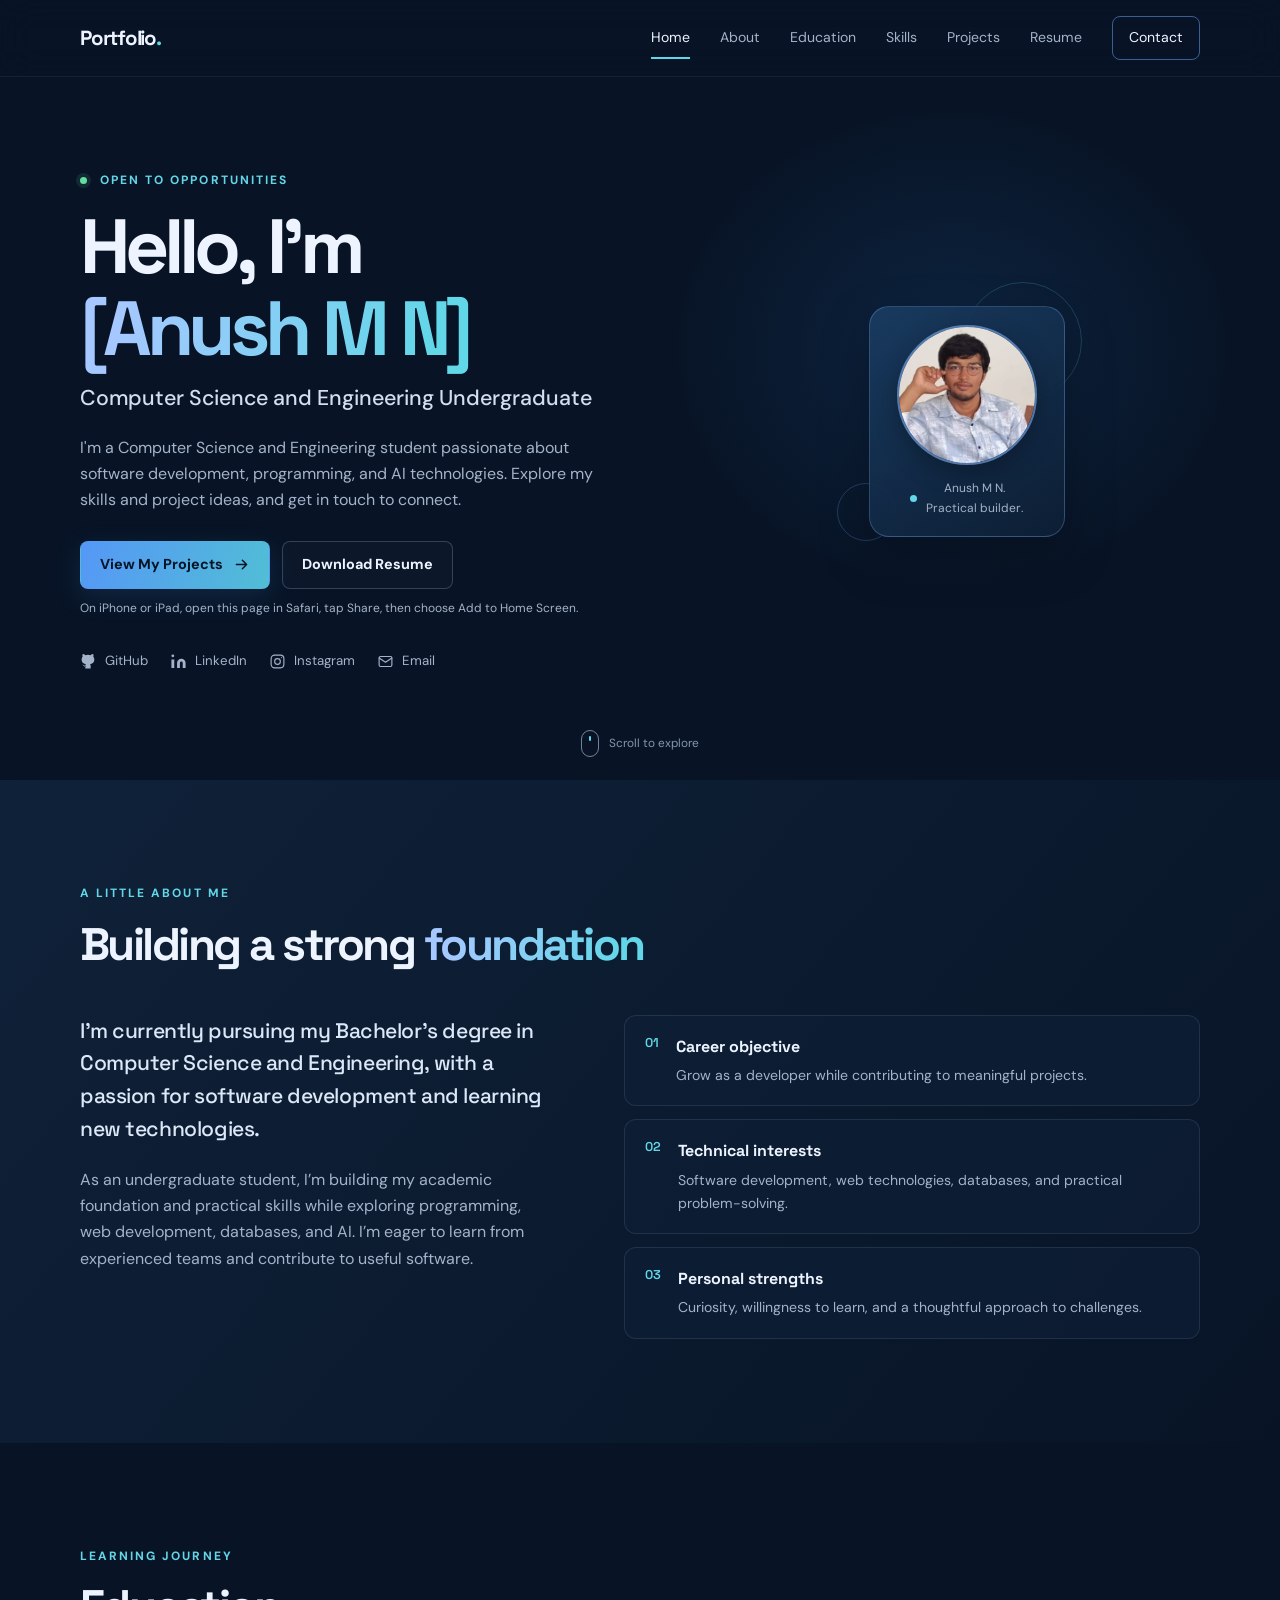
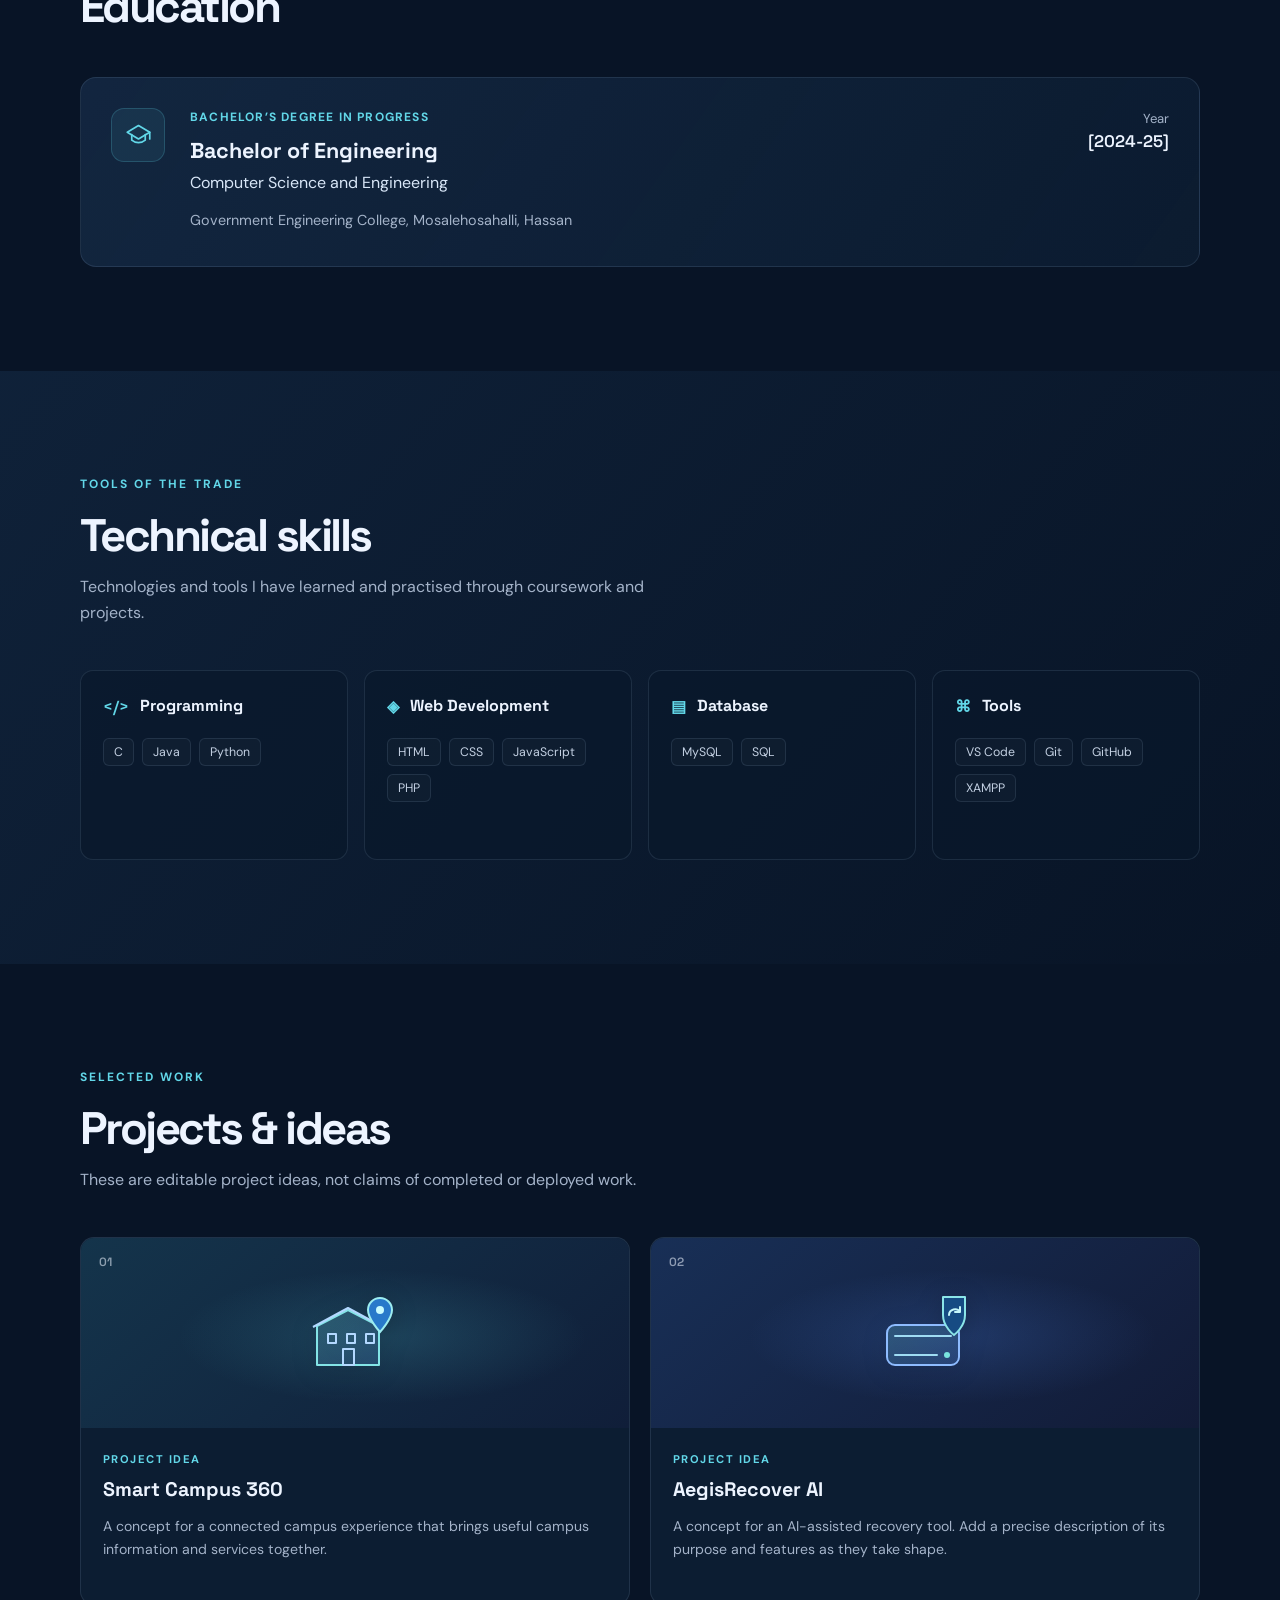
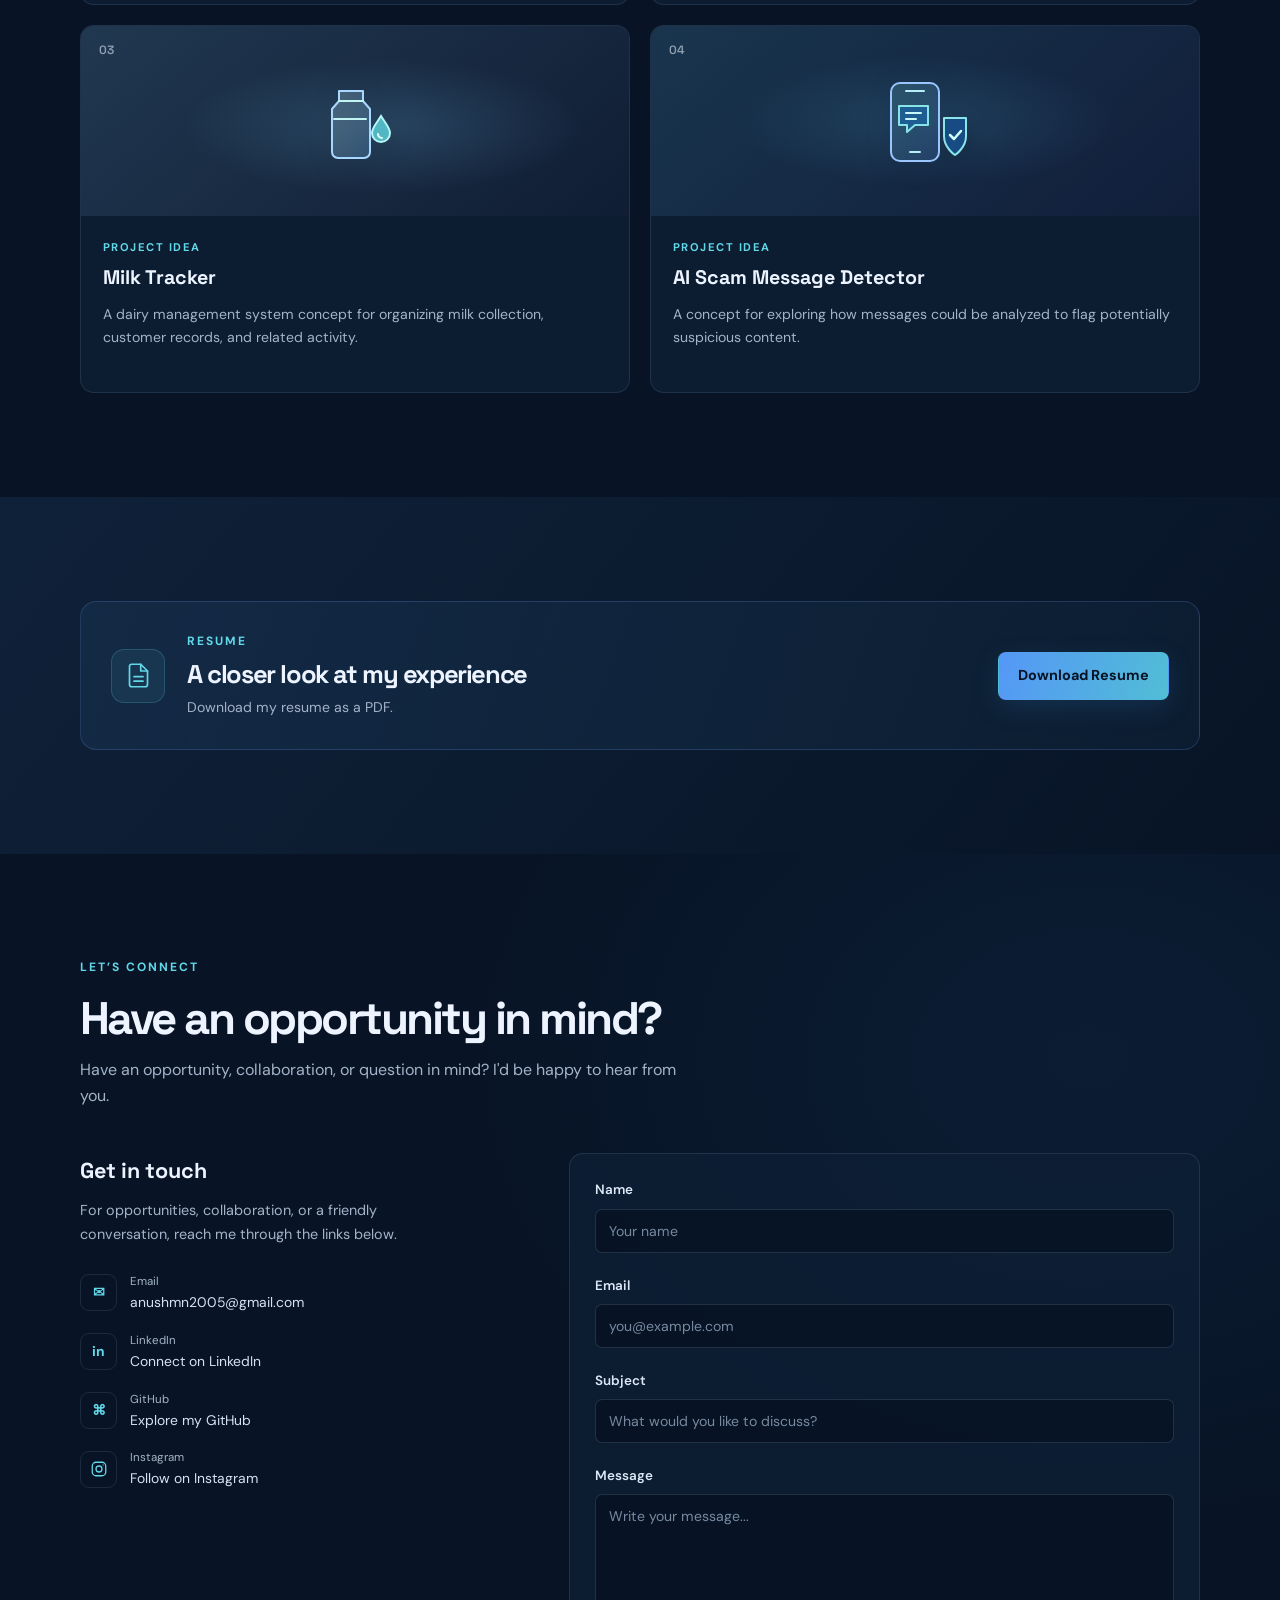
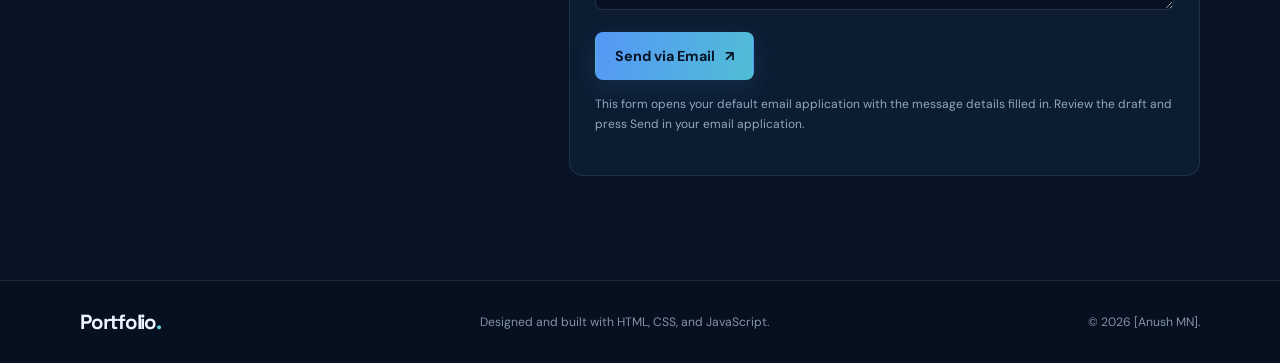
<file: index.html>
<!doctype html>
<html lang="en">
  <head>
    <meta charset="utf-8">
    <meta name="viewport" content="width=device-width, initial-scale=1">
    <meta name="theme-color" content="#081426">
    <meta
      name="description"
      content="Portfolio of a Computer Science and Engineering undergraduate. Explore education, skills, projects, and contact details."
    >
    <link rel="manifest" href="/manifest.json">
    <link rel="icon" type="image/png" sizes="192x192" href="/assets/icons/icon-192.png">
    <link rel="icon" type="image/png" sizes="512x512" href="/assets/icons/icon-512.png">
    <link rel="apple-touch-icon" href="/assets/icons/icon-192.png">
    <title>Personal Portfolio | Computer Science and Engineering Undergraduate</title>
    <link rel="preconnect" href="https://fonts.googleapis.com">
    <link rel="preconnect" href="https://fonts.gstatic.com" crossorigin>
    <link
      href="https://fonts.googleapis.com/css2?family=DM+Sans:wght@400;500;600;700&family=Space+Grotesk:wght@400;500;600;700&display=swap"
      rel="stylesheet"
    >
    <link rel="stylesheet" href="css/style.css">
    <script src="js/script.js" defer></script>
  </head>
  <body>
    <a class="skip-link" href="#main-content">Skip to content</a>

    <header class="site-header">
      <div class="container header-inner">
        <a class="brand" href="#home" aria-label="Portfolio home">Portfolio<span>.</span></a>
        <button
          class="menu-toggle"
          type="button"
          aria-expanded="false"
          aria-controls="primary-navigation"
          aria-label="Open navigation menu"
        >
          <span></span><span></span><span></span>
        </button>
        <nav class="primary-navigation" id="primary-navigation" aria-label="Main navigation">
          <a class="nav-link is-active" href="#home">Home</a>
          <a class="nav-link" href="#about">About</a>
          <a class="nav-link" href="#education">Education</a>
          <a class="nav-link" href="#skills">Skills</a>
          <a class="nav-link" href="#projects">Projects</a>
          <a class="nav-link" href="#resume">Resume</a>
          <a class="nav-link nav-contact" href="#contact">Contact</a>
        </nav>
      </div>
    </header>

    <main id="main-content">
      <section class="hero section" id="home" aria-labelledby="hero-title">
        <div class="hero-glow" aria-hidden="true"></div>
        <div class="container hero-grid">
          <div class="hero-copy reveal">
            <p class="eyebrow"><span class="status-dot"></span> Open to opportunities</p>
            <h1 id="hero-title">Hello, I’m <span class="gradient-text"><br>[Anush M N]</span></h1>
            <p class="hero-role">Computer Science and Engineering Undergraduate</p>
            <p class="hero-intro">
              I'm a Computer Science and Engineering student passionate about software development, programming, and AI technologies.
              Explore my skills and project ideas, and get in touch to connect.
            </p>
            <div class="hero-actions">
              <a class="button button-primary" href="#projects">
                View My Projects
                <svg viewBox="0 0 20 20" aria-hidden="true"><path d="M4 10h12m-5-5 5 5-5 5"/></svg>
              </a>
              <a class="button button-secondary" href="assets/Anush_MN_Resume.pdf" download="Anush_MN_Resume.pdf">Download Resume</a>
              <button class="button button-secondary" id="install-app-button" type="button" hidden>Install App</button>
            </div>
            <p class="install-guidance">On iPhone or iPad, open this page in Safari, tap Share, then choose Add to Home Screen.</p>
            <p class="install-status" id="install-app-status" role="status" hidden></p>
            <div class="social-links" aria-label="Social links">
              <a href="https://github.com/Anushm-n" target="_blank" rel="noreferrer" aria-label="GitHub profile">
                <svg viewBox="0 0 24 24" aria-hidden="true"><path d="M9 19c-4.3 1.4-4.3-2.5-6-3m12 6v-3.9a3.4 3.4 0 0 0-.9-2.6c3-.3 6.1-1.5 6.1-6.7a5.2 5.2 0 0 0-1.4-3.6 4.8 4.8 0 0 0-.1-3.6s-1.2-.4-3.9 1.4a13.5 13.5 0 0 0-7.1 0C5 1.2 3.8 1.6 3.8 1.6a4.8 4.8 0 0 0-.1 3.6 5.2 5.2 0 0 0-1.4 3.6c0 5.2 3.1 6.4 6.1 6.7a3.4 3.4 0 0 0-.9 2.6V22"/></svg>
                <span>GitHub</span>
              </a>
              <a href="https://www.linkedin.com/in/anush-anush-mn-0757133a0/" target="_blank" rel="noreferrer" aria-label="LinkedIn profile">
                <svg viewBox="0 0 24 24" aria-hidden="true"><path d="M16 8a6 6 0 0 1 6 6v7h-4v-7a2 2 0 0 0-4 0v7h-4v-7a6 6 0 0 1 6-6ZM2 9h4v12H2zM4 2a2 2 0 1 0 0 4 2 2 0 0 0 0-4Z"/></svg>
                <span>LinkedIn</span>
              </a>
              <a href="https://www.instagram.com/anushmn2005/" target="_blank" rel="noreferrer" aria-label="Instagram profile">
                <svg viewBox="0 0 24 24" aria-hidden="true"><rect x="3" y="3" width="18" height="18" rx="5"/><circle cx="12" cy="12" r="4"/><circle cx="17.5" cy="6.5" r=".75" fill="currentColor" stroke="none"/></svg>
                <span>Instagram</span>
              </a>
              <a href="mailto:anushmn2005@gmail.com" aria-label="Email Anush M N">
                <svg viewBox="0 0 24 24" aria-hidden="true"><rect x="3" y="5" width="18" height="14" rx="2"/><path d="m3 7 9 6 9-6"/></svg>
                <span>Email</span>
              </a>
            </div>
          </div>
          <div class="hero-visual reveal" aria-label="Profile photo">
            <div class="portrait-frame">
              <div class="portrait-image-frame">
                <img class="profile-photo" src="assets/profile.jpg" alt="Profile portrait cropped to face and shoulders">
              </div>
              <div class="portrait-caption"><span class="caption-mark"></span> Anush M N.<br> Practical builder.</div>
            </div>
            <div class="orbit orbit-one" aria-hidden="true"></div>
            <div class="orbit orbit-two" aria-hidden="true"></div>  
          </div>
        </div>
        <a class="scroll-cue" href="#about"><span></span> Scroll to explore</a>
      </section>

      <section class="section section-muted" id="about" aria-labelledby="about-title">
        <div class="container">
          <div class="section-heading reveal">
            <p class="eyebrow">A little about me</p>
            <h2 id="about-title">Building a strong <span class="gradient-text">foundation</span></h2>
          </div>
          <div class="about-grid">
            <div class="about-copy reveal">
              <p class="lead">
                I’m currently pursuing my Bachelor’s degree in Computer Science and
                Engineering, with a passion for software development and learning new technologies.
              </p>
              <p>
                As an undergraduate student, I’m building my academic foundation and practical
                skills while exploring programming, web development, databases, and AI.
                I’m eager to learn from experienced teams and contribute to useful software.
              </p>
            </div>
            <div class="strength-list reveal">
              <article class="strength-card">
                <span class="strength-icon" aria-hidden="true">01</span>
                <div><h3>Career objective</h3><p>Grow as a developer while contributing to meaningful projects.</p></div>
              </article>
              <article class="strength-card">
                <span class="strength-icon" aria-hidden="true">02</span>
                <div><h3>Technical interests</h3><p>Software development, web technologies, databases, and practical problem-solving.</p></div>
              </article>
              <article class="strength-card">
                <span class="strength-icon" aria-hidden="true">03</span>
                <div><h3>Personal strengths</h3><p>Curiosity, willingness to learn, and a thoughtful approach to challenges.</p></div>
              </article>
            </div>
          </div>
        </div>
      </section>

      <section class="section" id="education" aria-labelledby="education-title">
        <div class="container">
          <div class="section-heading reveal">
            <p class="eyebrow">Learning journey</p>
            <h2 id="education-title">Education</h2>
          </div>
          <article class="education-card reveal">
            <div class="education-icon" aria-hidden="true">
              <svg viewBox="0 0 24 24"><path d="m2 10 10-6 10 6-10 6-10-6Z"/><path d="M6 12v5c3.5 3 8.5 3 12 0v-5M22 10v6"/></svg>
            </div>
            <div class="education-details">
              <p class="card-kicker">Bachelor’s Degree in Progress</p>
              <h3>Bachelor of Engineering</h3>
              <p class="education-major">Computer Science and Engineering</p>
              <p class="muted-text">Government Engineering College, Mosalehosahalli, Hassan</p>
              
            </div>
            <div class="education-year"><span>Year</span><strong>[2024-25]</strong></div>
          </article>
        </div>
      </section>

      <section class="section section-muted" id="skills" aria-labelledby="skills-title">
        <div class="container">
          <div class="section-heading reveal">
            <p class="eyebrow">Tools of the trade</p>
            <h2 id="skills-title">Technical skills</h2>
            <p class="section-description">Technologies and tools I have learned and practised through coursework and projects.</p>
          </div>
          <div class="skill-groups">
            <article class="skill-card reveal">
              <div class="skill-heading"><span class="skill-symbol">&lt;/&gt;</span><h3>Programming</h3></div>
              <ul class="skill-list">
                <li><button class="skill-button" type="button" data-skill="c" aria-controls="skill-details" aria-expanded="false">C</button></li>
                <li><button class="skill-button" type="button" data-skill="java" aria-controls="skill-details" aria-expanded="false">Java</button></li>
                <li><button class="skill-button" type="button" data-skill="python" aria-controls="skill-details" aria-expanded="false">Python</button></li>
              </ul>
            </article>
            <article class="skill-card reveal">
              <div class="skill-heading"><span class="skill-symbol">◈</span><h3>Web Development</h3></div>
              <ul class="skill-list">
                <li><button class="skill-button" type="button" data-skill="html" aria-controls="skill-details" aria-expanded="false">HTML</button></li>
                <li><button class="skill-button" type="button" data-skill="css" aria-controls="skill-details" aria-expanded="false">CSS</button></li>
                <li><button class="skill-button" type="button" data-skill="javascript" aria-controls="skill-details" aria-expanded="false">JavaScript</button></li>
                <li><button class="skill-button" type="button" data-skill="php" aria-controls="skill-details" aria-expanded="false">PHP</button></li>
              </ul>
            </article>
            <article class="skill-card reveal">
              <div class="skill-heading"><span class="skill-symbol">▤</span><h3>Database</h3></div>
              <ul class="skill-list">
                <li><button class="skill-button" type="button" data-skill="mysql" aria-controls="skill-details" aria-expanded="false">MySQL</button></li>
                <li><button class="skill-button" type="button" data-skill="sql" aria-controls="skill-details" aria-expanded="false">SQL</button></li>
              </ul>
            </article>
            <article class="skill-card reveal">
              <div class="skill-heading"><span class="skill-symbol">⌘</span><h3>Tools</h3></div>
              <ul class="skill-list">
                <li><button class="skill-button" type="button" data-skill="vscode" aria-controls="skill-details" aria-expanded="false">VS Code</button></li>
                <li><button class="skill-button" type="button" data-skill="git" aria-controls="skill-details" aria-expanded="false">Git</button></li>
                <li><button class="skill-button" type="button" data-skill="github" aria-controls="skill-details" aria-expanded="false">GitHub</button></li>
                <li><button class="skill-button" type="button" data-skill="xampp" aria-controls="skill-details" aria-expanded="false">XAMPP</button></li>
              </ul>
            </article>
          </div>
          <aside class="skill-details" id="skill-details" aria-labelledby="skill-detail-title" aria-live="polite" tabindex="-1" hidden>
            <div class="skill-details-heading">
              <div>
                <p class="eyebrow">Topics learned and practised</p>
                <h3 id="skill-detail-title"></h3>
                <p class="skill-detail-intro" id="skill-detail-intro"></p>
              </div>
              <button class="skill-details-close" type="button" aria-label="Close skill details">Close <span aria-hidden="true">&times;</span></button>
            </div>
            <ul class="skill-topics" id="skill-topics"></ul>
          </aside>
        </div>
      </section>

      <section class="section" id="projects" aria-labelledby="projects-title">
        <div class="container">
          <div class="section-heading reveal">
            <p class="eyebrow">Selected work</p>
            <h2 id="projects-title">Projects &amp; ideas</h2>
            <p class="section-description">These are editable project ideas, not claims of completed or deployed work.</p>
          </div>
          <div class="project-grid">
            <article class="project-card reveal">
              <a class="project-card-link" href="project-details.html?project=smart-campus-360" target="_blank" rel="noopener" aria-label="View Smart Campus 360 project details in a new tab">
                <div class="project-art project-art-campus">
                  <span aria-hidden="true">01</span>
                  <svg class="project-illustration" viewBox="0 0 100 100" aria-hidden="true" focusable="false">
                    <defs><linearGradient id="campus-building" x1="0" y1="0" x2="1" y2="1"><stop stop-color="#75e1e5"/><stop offset="1" stop-color="#5797ed"/></linearGradient></defs>
                    <path d="M12 43 43 27l31 16v39H12z" fill="url(#campus-building)" fill-opacity=".2" stroke="#83e4e6" stroke-width="2" stroke-linejoin="round"/>
                    <path d="M8 44 43 25l35 19M23 51h8v9h-8zm19 0h8v9h-8zm19 0h8v9h-8zM38 66h11v16H38z" fill="none" stroke="#b3d8ff" stroke-width="2" stroke-linejoin="round"/>
                    <path d="M75 15a12 12 0 0 0-12 12c0 9 12 22 12 22s12-13 12-22a12 12 0 0 0-12-12Z" fill="#2879ca" stroke="#9cecf0" stroke-width="2"/>
                    <circle cx="75" cy="27" r="4" fill="#c8fbff"/>
                  </svg>
                </div>
                <div class="project-content">
                  <p class="project-status">Project idea</p>
                  <h3>Smart Campus 360</h3>
                  <p>A concept for a connected campus experience that brings useful campus information and services together.</p>
                </div>
              </a>
            </article>
            <article class="project-card reveal">
              <a class="project-card-link" href="project-details.html?project=aegisrecover-ai" target="_blank" rel="noopener" aria-label="View AegisRecover AI project details in a new tab">
                <div class="project-art project-art-aegis">
                  <span aria-hidden="true">02</span>
                  <svg class="project-illustration" viewBox="0 0 100 100" aria-hidden="true" focusable="false">
                    <defs><linearGradient id="drive-fill" x1="0" y1="0" x2="1" y2="1"><stop stop-color="#72dce5"/><stop offset="1" stop-color="#568ef0"/></linearGradient></defs>
                    <rect x="12" y="42" width="72" height="40" rx="8" fill="url(#drive-fill)" fill-opacity=".22" stroke="#8ebcff" stroke-width="2"/>
                    <path d="M20 53h56M20 72h42" stroke="#9fdcf3" stroke-width="2" stroke-linecap="round"/>
                    <circle cx="72" cy="72" r="3" fill="#79e4df"/>
                    <path d="M68 14h22v18c0 12-11 20-11 20S68 44 68 32z" fill="#164b83" stroke="#8be5e8" stroke-width="2" stroke-linejoin="round"/>
                    <path d="M74 32a6 6 0 0 1 11-3m0-5v5h-5" fill="none" stroke="#c5f6fa" stroke-width="2" stroke-linecap="round" stroke-linejoin="round"/>
                  </svg>
                </div>
                <div class="project-content">
                  <p class="project-status">Project idea</p>
                  <h3>AegisRecover AI</h3>
                  <p>A concept for an AI-assisted recovery tool. Add a precise description of its purpose and features as they take shape.</p>
                </div>
              </a>
            </article>
            <article class="project-card reveal">
              <a class="project-card-link" href="project-details.html?project=milk-tracker" target="_blank" rel="noopener" aria-label="View Milk Tracker project details in a new tab">
                <div class="project-art project-art-milk">
                  <span aria-hidden="true">03</span>
                  <svg class="project-illustration" viewBox="0 0 100 100" aria-hidden="true" focusable="false">
                    <defs><linearGradient id="milk-bottle" x1="0" y1="0" x2="1" y2="1"><stop stop-color="#d5faff"/><stop offset="1" stop-color="#70b8f5"/></linearGradient></defs>
                    <path d="M34 20h24v10l7 8v43a6 6 0 0 1-6 6H33a6 6 0 0 1-6-6V38l7-8z" fill="url(#milk-bottle)" fill-opacity=".22" stroke="#a9d8ff" stroke-width="2" stroke-linejoin="round"/>
                    <path d="M34 30h24M29 48h32" stroke="#c2f4f4" stroke-width="2" stroke-linecap="round"/>
                    <path d="M76 45c-5 8-9 12-9 17a9 9 0 0 0 18 0c0-5-4-9-9-17Z" fill="#5ed5df" fill-opacity=".8" stroke="#b5f7f5" stroke-width="2"/>
                    <path d="M73 63a4 4 0 0 0 4 4" fill="none" stroke="#e0ffff" stroke-width="2" stroke-linecap="round"/>
                  </svg>
                </div>
                <div class="project-content">
                  <p class="project-status">Project idea</p>
                  <h3>Milk Tracker</h3>
                  <p>A dairy management system concept for organizing milk collection, customer records, and related activity.</p>
                </div>
              </a>
            </article>
            <article class="project-card reveal">
              <a class="project-card-link" href="project-details.html?project=ai-scam-message-detector" target="_blank" rel="noopener" aria-label="View AI Scam Message Detector project details in a new tab">
                <div class="project-art project-art-scam">
                  <span aria-hidden="true">04</span>
                  <svg class="project-illustration" viewBox="0 0 100 100" aria-hidden="true" focusable="false">
                    <defs><linearGradient id="phone-fill" x1="0" y1="0" x2="1" y2="1"><stop stop-color="#79e0e5"/><stop offset="1" stop-color="#588fed"/></linearGradient></defs>
                    <rect x="16" y="12" width="48" height="78" rx="9" fill="url(#phone-fill)" fill-opacity=".18" stroke="#9bc5ff" stroke-width="2"/>
                    <path d="M31 20h18M35 81h10" stroke="#b8edfa" stroke-width="2" stroke-linecap="round"/>
                    <path d="M24 35h29v19H40l-8 7v-7h-8z" fill="#1e5d91" stroke="#88e3e7" stroke-width="2" stroke-linejoin="round"/>
                    <path d="M31 42h15M31 48h10" stroke="#c7f7f6" stroke-width="2" stroke-linecap="round"/>
                    <path d="M69 47h22v18c0 12-11 19-11 19S69 77 69 65z" fill="#164b83" stroke="#8be5e8" stroke-width="2" stroke-linejoin="round"/>
                    <path d="m75 64 4 4 7-8" fill="none" stroke="#d1ffff" stroke-width="2.5" stroke-linecap="round" stroke-linejoin="round"/>
                  </svg>
                </div>
                <div class="project-content">
                  <p class="project-status">Project idea</p>
                  <h3>AI Scam Message Detector</h3>
                  <p>A concept for exploring how messages could be analyzed to flag potentially suspicious content.</p>
                </div>
              </a>
            </article>
          </div>
        </div>
      </section>

      <section class="section section-muted" id="resume" aria-labelledby="resume-title">
        <div class="container">
          <div class="resume-card reveal">
            <div class="resume-icon" aria-hidden="true">
              <svg viewBox="0 0 24 24"><path d="M14 2H6a2 2 0 0 0-2 2v16a2 2 0 0 0 2 2h12a2 2 0 0 0 2-2V8z"/><path d="M14 2v6h6M8 13h8M8 17h8"/></svg>
            </div>
            <div class="resume-copy">
              <p class="eyebrow">Resume</p>
              <h2 id="resume-title">A closer look at my experience</h2>
              <p id="resume-status" class="muted-text" role="status">Download my resume as a PDF.</p>
            </div>
            <a class="button button-primary resume-download" href="assets/Anush_MN_Resume.pdf" download="Anush_MN_Resume.pdf">Download Resume</a>
          </div>
        </div>
      </section>

      <section class="section contact-section" id="contact" aria-labelledby="contact-title">
        <div class="container">
          <div class="section-heading reveal">
            <p class="eyebrow">Let’s connect</p>
            <h2 id="contact-title">Have an opportunity in mind?</h2>
            <p class="section-description">Have an opportunity, collaboration, or question in mind? I'd be happy to hear from you.</p>
          </div>
          <div class="contact-grid">
            <div class="contact-aside reveal">
              <h3>Get in touch</h3>
              <p>For opportunities, collaboration, or a friendly conversation, reach me through the links below.</p>
              <a class="contact-detail" href="mailto:anushmn2005@gmail.com">
                <span class="contact-detail-icon" aria-hidden="true">✉</span>
                <span><small>Email</small>anushmn2005@gmail.com</span>
              </a>
              <a class="contact-detail" href="https://www.linkedin.com/in/anush-anush-mn-0757133a0/" target="_blank" rel="noreferrer">
                <span class="contact-detail-icon" aria-hidden="true">in</span>
                <span><small>LinkedIn</small>Connect on LinkedIn</span>
              </a>
              <a class="contact-detail" href="https://github.com/Anushm-n" target="_blank" rel="noreferrer">
                <span class="contact-detail-icon" aria-hidden="true">⌘</span>
                <span><small>GitHub</small>Explore my GitHub</span>
              </a>
              <a class="contact-detail" href="https://www.instagram.com/anushmn2005/" target="_blank" rel="noreferrer">
                <span class="contact-detail-icon" aria-hidden="true">
                  <svg viewBox="0 0 24 24"><rect x="3" y="3" width="18" height="18" rx="5"/><circle cx="12" cy="12" r="4"/><circle cx="17.5" cy="6.5" r=".75" fill="currentColor" stroke="none"/></svg>
                </span>
                <span><small>Instagram</small>Follow on Instagram</span>
              </a>
            </div>
            <form class="contact-form reveal" id="contact-form" novalidate>
              <div class="form-row">
                <label for="contact-name">Name</label>
                <input id="contact-name" name="name" type="text" autocomplete="name" placeholder="Your name" required minlength="2">
                <small class="field-error" id="name-error"></small>
              </div>
              <div class="form-row">
                <label for="contact-email">Email</label>
                <input id="contact-email" name="email" type="email" autocomplete="email" placeholder="you@example.com" required>
                <small class="field-error" id="email-error"></small>
              </div>
              <div class="form-row">
                <label for="contact-subject">Subject</label>
                <input id="contact-subject" name="subject" type="text" placeholder="What would you like to discuss?" required minlength="3">
                <small class="field-error" id="subject-error"></small>
              </div>
              <div class="form-row">
                <label for="contact-message">Message</label>
                <textarea id="contact-message" name="message" rows="5" placeholder="Write your message..." required minlength="10"></textarea>
                <small class="field-error" id="message-error"></small>
              </div>
              <button class="button button-primary form-submit" type="submit">Send via Email <span aria-hidden="true">↗</span></button>
              <p class="form-note">This form opens your default email application with the message details filled in. Review the draft and press Send in your email application.</p>
              <p class="form-feedback" id="form-feedback" role="status" aria-live="polite"></p>
            </form>
          </div>
        </div>
      </section>
    </main>

    <footer class="site-footer">
      <div class="container footer-inner">
        <a class="brand" href="#home">Portfolio<span>.</span></a>
        <p>Designed and built with HTML, CSS, and JavaScript.</p>
        <p>&copy; <span id="current-year"></span> [Anush MN].</p>
      </div>
    </footer>

    <button class="back-to-top" type="button" aria-label="Back to top" title="Back to top">
      <svg viewBox="0 0 24 24" aria-hidden="true"><path d="m6 14 6-6 6 6"/></svg>
    </button>
  </body>
</html>
</file>
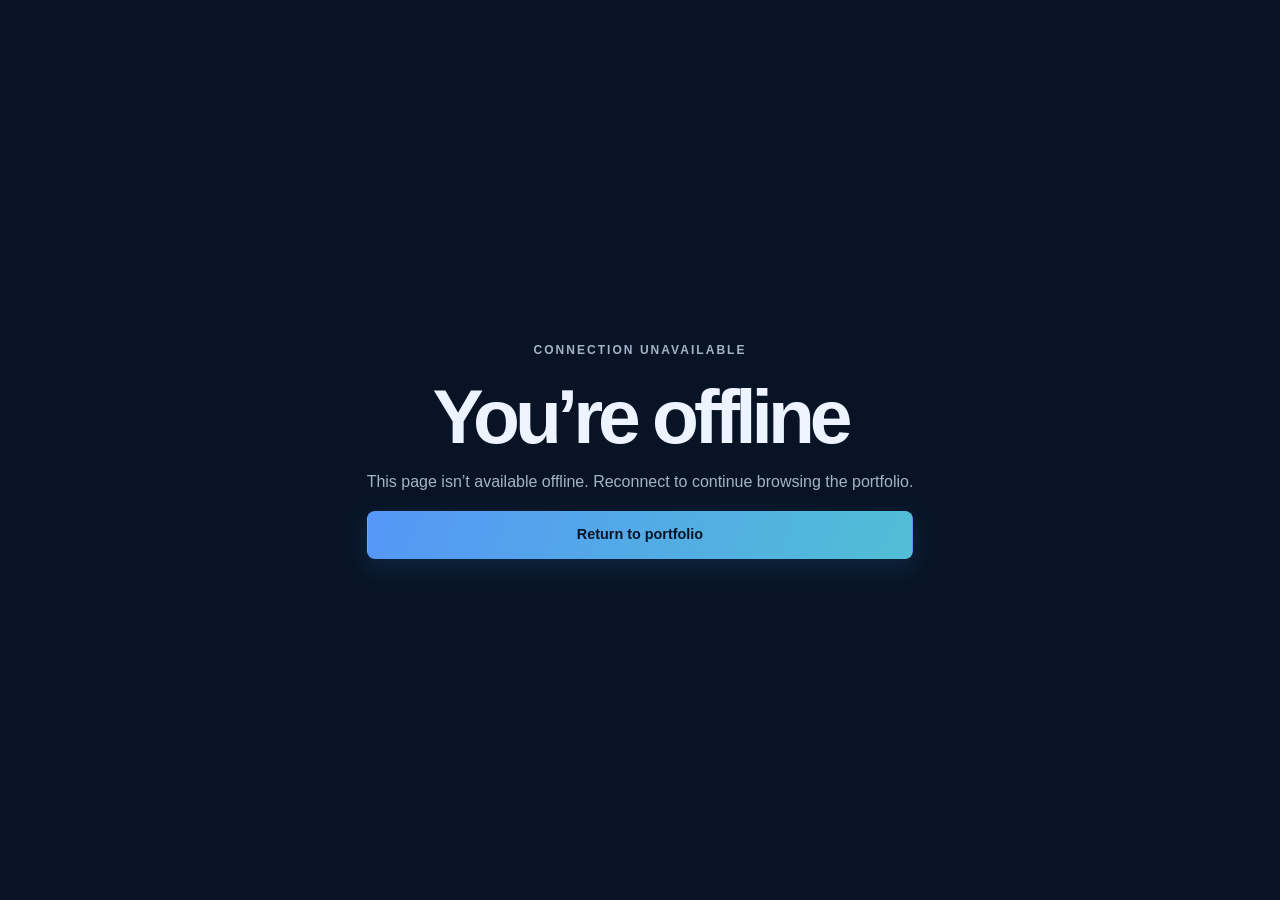
<file: offline.html>
<!doctype html>
<html lang="en">
  <head>
    <meta charset="utf-8">
    <meta name="viewport" content="width=device-width, initial-scale=1">
    <meta name="theme-color" content="#081426">
    <title>Offline | Anush Portfolio</title>
    <link rel="icon" type="image/png" sizes="192x192" href="/assets/icons/icon-192.png">
    <link rel="stylesheet" href="/css/style.css">
    <style>
      .offline-message { min-height: 100vh; display: grid; place-content: center; padding: 24px; text-align: center; }
      .offline-message p { color: var(--muted); }
    </style>
  </head>
  <body>
    <main class="offline-message">
      <p class="eyebrow">Connection unavailable</p>
      <h1>You’re offline</h1>
      <p>This page isn’t available offline. Reconnect to continue browsing the portfolio.</p>
      <a class="button button-primary" href="/">Return to portfolio</a>
    </main>
  </body>
</html>
</file>
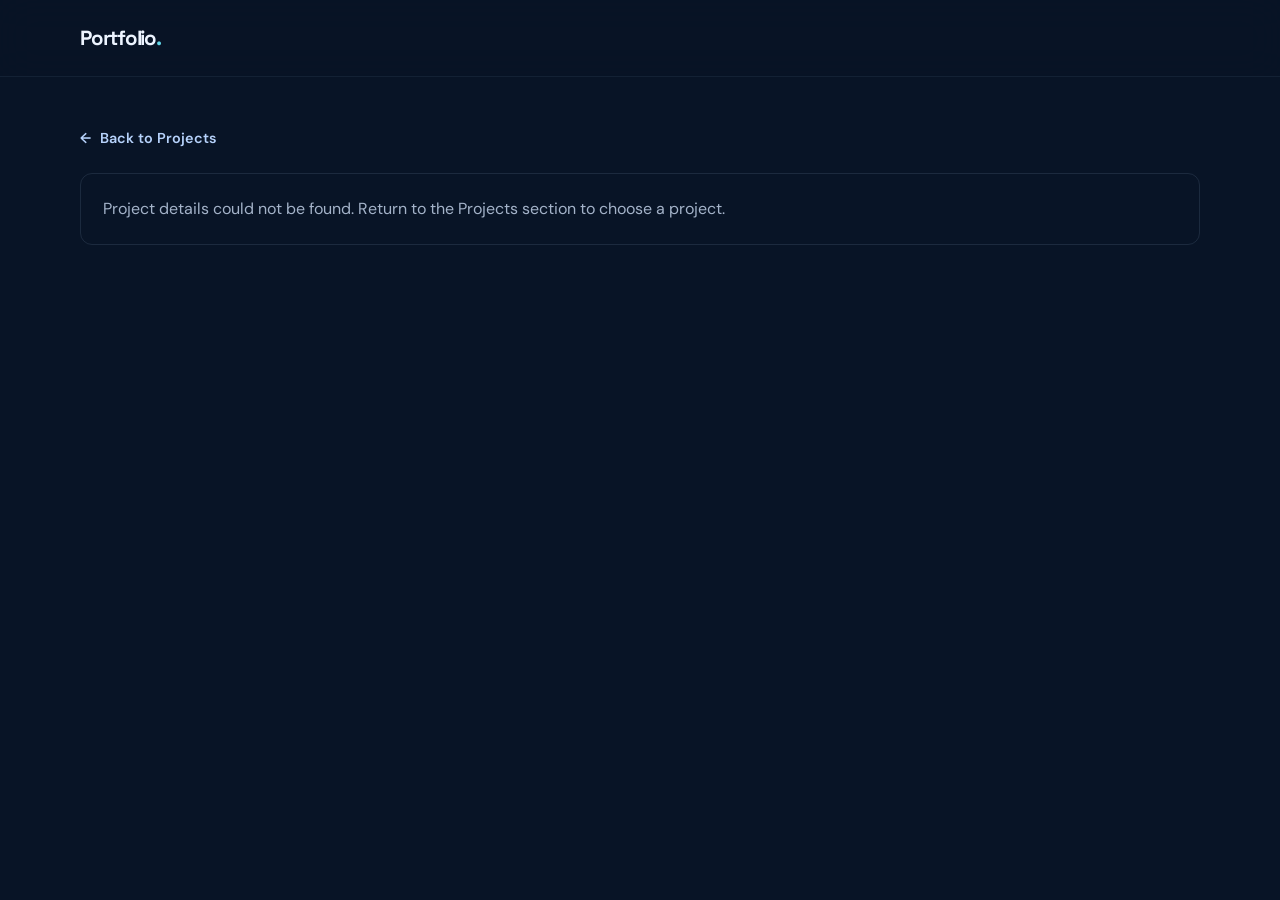
<file: project-details.html>
<!doctype html>
<html lang="en">
  <head>
    <meta charset="utf-8">
    <meta name="viewport" content="width=device-width, initial-scale=1">
    <meta name="theme-color" content="#081426">
    <link rel="manifest" href="/manifest.json">
    <link rel="icon" type="image/png" sizes="192x192" href="/assets/icons/icon-192.png">
    <link rel="icon" type="image/png" sizes="512x512" href="/assets/icons/icon-512.png">
    <link rel="apple-touch-icon" href="/assets/icons/icon-192.png">
    <meta name="description" content="Project idea details and planned areas for a portfolio project.">
    <title>Project Details | Personal Portfolio</title>
    <link rel="preconnect" href="https://fonts.googleapis.com">
    <link rel="preconnect" href="https://fonts.gstatic.com" crossorigin>
    <link
      href="https://fonts.googleapis.com/css2?family=DM+Sans:wght@400;500;600;700&family=Space+Grotesk:wght@400;500;600;700&display=swap"
      rel="stylesheet"
    >
    <link rel="stylesheet" href="css/style.css">
    <script src="js/project-details.js" defer></script>
  </head>
  <body class="project-details-page">
    <a class="skip-link" href="#project-details-main">Skip to project details</a>
    <header class="site-header">
      <div class="container header-inner">
        <a class="brand" href="index.html#home" aria-label="Portfolio home">Portfolio<span>.</span></a>
      </div>
    </header>

    <main class="project-details-main" id="project-details-main">
      <div class="container">
        <a class="project-back-link" href="index.html#projects">
          <span aria-hidden="true">←</span> Back to Projects
        </a>
        <article class="project-details-card" id="project-details-card" aria-live="polite">
          <div class="project-details-art" id="project-details-art"></div>
          <div class="project-details-content">
            <p class="project-status" id="project-details-status"></p>
            <h1 id="project-details-title">Loading project…</h1>
            <p class="project-details-overview" id="project-details-overview"></p>
            <section aria-labelledby="project-areas-title">
              <h2 id="project-areas-title">Main areas</h2>
              <ul class="project-area-list" id="project-details-areas"></ul>
            </section>
            <p class="project-details-note" id="project-details-note" hidden></p>
          </div>
        </article>
        <p class="project-details-error" id="project-details-error" role="status" hidden>
          Project details could not be found. Return to the Projects section to choose a project.
        </p>
      </div>
    </main>

    <template id="smart-campus-illustration">
      <svg class="project-details-illustration" viewBox="0 0 100 100" role="img" aria-label="College campus building with a location pin">
        <defs><linearGradient id="campus-building" x1="0" y1="0" x2="1" y2="1"><stop stop-color="#75e1e5"/><stop offset="1" stop-color="#5797ed"/></linearGradient></defs>
        <path d="M12 43 43 27l31 16v39H12z" fill="url(#campus-building)" fill-opacity=".2" stroke="#83e4e6" stroke-width="2" stroke-linejoin="round"/>
        <path d="M8 44 43 25l35 19M23 51h8v9h-8zm19 0h8v9h-8zm19 0h8v9h-8zM38 66h11v16H38z" fill="none" stroke="#b3d8ff" stroke-width="2" stroke-linejoin="round"/>
        <path d="M75 15a12 12 0 0 0-12 12c0 9 12 22 12 22s12-13 12-22a12 12 0 0 0-12-12Z" fill="#2879ca" stroke="#9cecf0" stroke-width="2"/>
        <circle cx="75" cy="27" r="4" fill="#c8fbff"/>
      </svg>
    </template>
    <template id="aegisrecover-illustration">
      <svg class="project-details-illustration" viewBox="0 0 100 100" role="img" aria-label="Storage drive protected by a shield and recovery arrow">
        <defs><linearGradient id="drive-fill" x1="0" y1="0" x2="1" y2="1"><stop stop-color="#72dce5"/><stop offset="1" stop-color="#568ef0"/></linearGradient></defs>
        <rect x="12" y="42" width="72" height="40" rx="8" fill="url(#drive-fill)" fill-opacity=".22" stroke="#8ebcff" stroke-width="2"/>
        <path d="M20 53h56M20 72h42" stroke="#9fdcf3" stroke-width="2" stroke-linecap="round"/>
        <circle cx="72" cy="72" r="3" fill="#79e4df"/>
        <path d="M68 14h22v18c0 12-11 20-11 20S68 44 68 32z" fill="#164b83" stroke="#8be5e8" stroke-width="2" stroke-linejoin="round"/>
        <path d="M74 32a6 6 0 0 1 11-3m0-5v5h-5" fill="none" stroke="#c5f6fa" stroke-width="2" stroke-linecap="round" stroke-linejoin="round"/>
      </svg>
    </template>
    <template id="milk-tracker-illustration">
      <svg class="project-details-illustration" viewBox="0 0 100 100" role="img" aria-label="Milk bottle with a milk droplet">
        <defs><linearGradient id="milk-bottle" x1="0" y1="0" x2="1" y2="1"><stop stop-color="#d5faff"/><stop offset="1" stop-color="#70b8f5"/></linearGradient></defs>
        <path d="M34 20h24v10l7 8v43a6 6 0 0 1-6 6H33a6 6 0 0 1-6-6V38l7-8z" fill="url(#milk-bottle)" fill-opacity=".22" stroke="#a9d8ff" stroke-width="2" stroke-linejoin="round"/>
        <path d="M34 30h24M29 48h32" stroke="#c2f4f4" stroke-width="2" stroke-linecap="round"/>
        <path d="M76 45c-5 8-9 12-9 17a9 9 0 0 0 18 0c0-5-4-9-9-17Z" fill="#5ed5df" fill-opacity=".8" stroke="#b5f7f5" stroke-width="2"/>
        <path d="M73 63a4 4 0 0 0 4 4" fill="none" stroke="#e0ffff" stroke-width="2" stroke-linecap="round"/>
      </svg>
    </template>
    <template id="scam-detector-illustration">
      <svg class="project-details-illustration" viewBox="0 0 100 100" role="img" aria-label="Smartphone showing a message with a security shield">
        <defs><linearGradient id="phone-fill" x1="0" y1="0" x2="1" y2="1"><stop stop-color="#79e0e5"/><stop offset="1" stop-color="#588fed"/></linearGradient></defs>
        <rect x="16" y="12" width="48" height="78" rx="9" fill="url(#phone-fill)" fill-opacity=".18" stroke="#9bc5ff" stroke-width="2"/>
        <path d="M31 20h18M35 81h10" stroke="#b8edfa" stroke-width="2" stroke-linecap="round"/>
        <path d="M24 35h29v19H40l-8 7v-7h-8z" fill="#1e5d91" stroke="#88e3e7" stroke-width="2" stroke-linejoin="round"/>
        <path d="M31 42h15M31 48h10" stroke="#c7f7f6" stroke-width="2" stroke-linecap="round"/>
        <path d="M69 47h22v18c0 12-11 19-11 19S69 77 69 65z" fill="#164b83" stroke="#8be5e8" stroke-width="2" stroke-linejoin="round"/>
        <path d="m75 64 4 4 7-8" fill="none" stroke="#d1ffff" stroke-width="2.5" stroke-linecap="round" stroke-linejoin="round"/>
      </svg>
    </template>
  </body>
</html>
</file>
<file: css/style.css>
:root {
  color-scheme: dark;
  --page: #081426;
  --page-soft: #0c1a2e;
  --surface: #102139;
  --surface-raised: #142944;
  --line: rgba(165, 190, 225, 0.13);
  --text: #edf4ff;
  --muted: #a4b3c9;
  --blue: #70a7ff;
  --cyan: #62d7e8;
  --font-body: "DM Sans", sans-serif;
  --font-display: "Space Grotesk", sans-serif;
  --container: 1120px;
}

* { box-sizing: border-box; }

html { scroll-behavior: smooth; scroll-padding-top: 88px; }

body {
  margin: 0;
  background: var(--page);
  color: var(--text);
  font-family: var(--font-body);
  font-size: 16px;
  line-height: 1.65;
  -webkit-font-smoothing: antialiased;
}

body, button, input, textarea { font-family: var(--font-body); }
button, a { -webkit-tap-highlight-color: transparent; }
a { color: inherit; text-decoration: none; }
button { color: inherit; }
svg { display: block; }
::selection { color: #061324; background: var(--cyan); }

.container { width: min(var(--container), calc(100% - 48px)); margin-inline: auto; }
.section { position: relative; padding: 104px 0; }
.section-muted { background: linear-gradient(130deg, rgba(17, 37, 62, 0.78), rgba(8, 20, 38, 0.25)); }
.skip-link {
  position: fixed; z-index: 20; top: 10px; left: 10px; padding: 10px 14px;
  transform: translateY(-160%); border-radius: 8px; background: var(--text); color: var(--page);
}
.skip-link:focus { transform: translateY(0); }

.site-header {
  position: sticky; z-index: 10; top: 0; border-bottom: 1px solid rgba(165, 190, 225, 0.08);
  background: rgba(8, 20, 38, 0.88); backdrop-filter: blur(18px);
}
.header-inner { min-height: 76px; display: flex; align-items: center; justify-content: space-between; }
.brand { font: 700 1.28rem var(--font-display); letter-spacing: -0.06em; }
.brand span { color: var(--cyan); }
.primary-navigation { display: flex; align-items: center; gap: 30px; }
.nav-link { position: relative; color: var(--muted); font-size: 0.88rem; transition: color 180ms ease; }
.nav-link:hover, .nav-link.is-active { color: var(--text); }
.nav-link.is-active::after { position: absolute; right: 0; bottom: -9px; left: 0; height: 2px; background: var(--cyan); content: ""; }
.nav-contact { padding: 9px 16px; border: 1px solid rgba(112, 167, 255, 0.5); border-radius: 8px; color: var(--text); }
.nav-contact::after { display: none; }
.menu-toggle { display: none; }

.hero { min-height: 620px; display: flex; align-items: center; overflow: hidden; padding-top: 94px; padding-bottom: 108px; }
.hero-glow { position: absolute; top: 3%; right: 3%; width: 580px; height: 500px; pointer-events: none; background: radial-gradient(ellipse, rgba(31, 98, 165, 0.2), transparent 68%); }
.hero-grid { position: relative; display: grid; grid-template-columns: 1.12fr 0.88fr; align-items: center; gap: 60px; }
.eyebrow { margin: 0 0 14px; color: var(--cyan); font-size: 0.75rem; font-weight: 700; letter-spacing: 0.17em; text-transform: uppercase; }
.status-dot { display: inline-block; width: 7px; height: 7px; margin-right: 8px; border-radius: 50%; background: #64dca0; box-shadow: 0 0 0 4px rgba(100, 220, 160, 0.1); }
h1, h2, h3, p { margin-top: 0; }
h1, h2, h3 { font-family: var(--font-display); }
h1 { max-width: 700px; margin-bottom: 12px; font-size: clamp(2.8rem, 6vw, 4.8rem); line-height: 1.07; letter-spacing: -0.065em; }
.gradient-text { background: linear-gradient(100deg, #a4c8ff 12%, #62d7e8 90%); -webkit-background-clip: text; background-clip: text; color: transparent; }
.hero-role { margin-bottom: 18px; color: #d3deef; font-size: clamp(1.05rem, 2vw, 1.34rem); font-weight: 500; }
.hero-intro { max-width: 540px; margin-bottom: 27px; color: var(--muted); }
.hero-actions { display: flex; flex-wrap: wrap; gap: 12px; }
.button { min-height: 48px; display: inline-flex; align-items: center; justify-content: center; gap: 10px; padding: 0 19px; border: 1px solid transparent; border-radius: 8px; cursor: pointer; font-size: 0.9rem; font-weight: 700; transition: transform 180ms ease, border-color 180ms ease, background 180ms ease; }
.button:hover { transform: translateY(-2px); }
.button:focus-visible, a:focus-visible, button:focus-visible, input:focus-visible, textarea:focus-visible { outline: 3px solid rgba(98, 215, 232, 0.75); outline-offset: 3px; }
.button-primary { background: linear-gradient(110deg, #5597f7, #51bed5); color: #061426; box-shadow: 0 8px 26px rgba(57, 136, 205, 0.17); }
.button-primary:hover { background: linear-gradient(110deg, #6ba5fa, #6ad8e9); }
.button-primary svg { width: 17px; fill: none; stroke: currentColor; stroke-linecap: round; stroke-linejoin: round; stroke-width: 1.7; }
.button-secondary { border-color: rgba(165, 190, 225, 0.25); background: rgba(255,255,255,0.02); color: var(--text); }
.button-secondary:hover { border-color: var(--blue); background: rgba(112, 167, 255, 0.08); }
#install-app-button[hidden], #install-app-status[hidden] { display: none; }
.install-guidance, .install-status { margin: 10px 0 0; color: var(--muted); font-size: 0.75rem; }
.install-status { color: var(--cyan); }
.social-links { display: flex; flex-wrap: wrap; gap: 22px; margin-top: 32px; }
.social-links a { display: inline-flex; align-items: center; gap: 8px; color: var(--muted); font-size: 0.83rem; transition: color 180ms ease; }
.social-links a:hover { color: var(--cyan); }
.social-links svg { width: 17px; height: 17px; fill: none; stroke: currentColor; stroke-linecap: round; stroke-linejoin: round; stroke-width: 1.6; }
.social-links a:first-child svg, .social-links a:nth-child(2) svg { fill: currentColor; stroke: none; }

.hero-visual { position: relative; width: min(100%, 220px); justify-self: center; padding: 12px; }
.portrait-frame { position: relative; z-index: 1; display: flex; flex-direction: column; align-items: center; gap: 14px; overflow: hidden; padding: 18px 14px; border: 1px solid rgba(134, 185, 255, 0.27); border-radius: 20px; background: linear-gradient(145deg, rgba(26, 61, 99, 0.9), rgba(13, 30, 52, 0.96)); box-shadow: 0 20px 50px rgba(0,0,0,0.26); }
.portrait-image-frame { flex: 0 0 140px; width: 140px; height: 140px; overflow: hidden; border: 2px solid rgba(134, 185, 255, 0.55); border-radius: 50%; box-shadow: 0 8px 24px rgba(0,0,0,0.28); }
.profile-photo { display: block; width: 100%; height: 100%; object-fit: cover; object-position: center 20%; transform: translateX(30px) scale(1.8); }
.portrait-caption { display: flex; align-items: center; justify-content: center; gap: 9px; color: var(--muted); font-size: 0.75rem; text-align: center; }
.caption-mark { width: 7px; height: 7px; border-radius: 50%; background: var(--cyan); }
.orbit { position: absolute; border: 1px solid rgba(98, 215, 232, 0.2); border-radius: 50%; }
.orbit-one { top: -12px; right: -5px; width: 118px; height: 118px; }
.orbit-two { bottom: 8px; left: -20px; width: 58px; height: 58px; border-color: rgba(112, 167, 255, 0.25); }
.scroll-cue { position: absolute; bottom: 23px; left: 50%; display: flex; align-items: center; gap: 10px; transform: translateX(-50%); color: #8395ad; font-size: 0.74rem; }
.scroll-cue span { width: 18px; height: 27px; border: 1px solid #71849d; border-radius: 12px; }
.scroll-cue span::after { display: block; width: 2px; height: 5px; margin: 5px auto; border-radius: 3px; background: var(--cyan); content: ""; }

.section-heading { max-width: 700px; margin-bottom: 44px; }
.section-heading h2, .resume-copy h2 { margin-bottom: 12px; font-size: clamp(2rem, 4vw, 2.85rem); line-height: 1.15; letter-spacing: -0.055em; }
.section-description { max-width: 600px; margin-bottom: 0; color: var(--muted); }
.about-grid { display: grid; grid-template-columns: 0.9fr 1.1fr; gap: 72px; }
.about-copy p { color: var(--muted); }
.about-copy .lead { color: #dce8f8; font: 500 1.32rem/1.55 var(--font-display); letter-spacing: -0.02em; }
.strength-list { display: grid; gap: 13px; }
.strength-card { display: flex; gap: 17px; padding: 18px 20px; border: 1px solid var(--line); border-radius: 12px; background: rgba(15, 34, 57, 0.55); }
.strength-icon { flex: 0 0 auto; color: var(--cyan); font: 600 0.8rem var(--font-display); }
.strength-card h3 { margin-bottom: 4px; font-size: 1rem; }
.strength-card p { margin-bottom: 0; color: var(--muted); font-size: 0.88rem; }

.education-card { display: flex; align-items: flex-start; gap: 25px; padding: 30px; border: 1px solid var(--line); border-radius: 16px; background: linear-gradient(125deg, rgba(20, 41, 68, 0.86), rgba(13, 30, 51, 0.75)); }
.education-icon, .resume-icon { flex: 0 0 auto; display: grid; width: 54px; height: 54px; place-items: center; border: 1px solid rgba(98, 215, 232, 0.2); border-radius: 13px; background: rgba(98, 215, 232, 0.08); color: var(--cyan); }
.education-icon svg, .resume-icon svg { width: 27px; fill: none; stroke: currentColor; stroke-linecap: round; stroke-linejoin: round; stroke-width: 1.5; }
.education-details { flex: 1; }
.card-kicker { margin-bottom: 5px; color: var(--cyan); font-size: 0.75rem; font-weight: 700; letter-spacing: 0.1em; text-transform: uppercase; }
.education-details h3 { margin-bottom: 2px; font-size: 1.35rem; }
.education-major { margin-bottom: 12px; color: #d9e7f8; }
.muted-text { color: var(--muted); }
.education-details .muted-text { margin-bottom: 4px; font-size: 0.9rem; }
.education-year { min-width: 125px; display: flex; flex-direction: column; align-items: flex-end; color: var(--muted); font-size: 0.82rem; }
.education-year strong { color: var(--text); font: 600 1.05rem var(--font-display); }

.skill-groups { display: grid; grid-template-columns: repeat(4, 1fr); gap: 16px; }
.skill-card { min-height: 190px; padding: 22px; border: 1px solid var(--line); border-radius: 13px; background: rgba(10, 25, 44, 0.68); transition: transform 180ms ease, border-color 180ms ease; }
.skill-card:hover { transform: translateY(-4px); border-color: rgba(98, 215, 232, 0.34); }
.skill-heading { display: flex; align-items: center; gap: 11px; margin-bottom: 18px; }
.skill-heading h3 { margin: 0; font-size: 1rem; }
.skill-symbol { color: var(--cyan); font: 600 1rem var(--font-display); }
.skill-list, .tag-list { display: flex; flex-wrap: wrap; gap: 8px; margin: 0; padding: 0; list-style: none; }
.skill-button, .tag-list li { padding: 5px 10px; border: 1px solid rgba(165, 190, 225, 0.13); border-radius: 6px; background: rgba(255,255,255,0.025); color: #c3d0e2; font-size: 0.77rem; }
.skill-button { cursor: pointer; transition: color 180ms ease, border-color 180ms ease, background 180ms ease; }
.skill-button:hover, .skill-button[aria-expanded="true"] { border-color: rgba(98, 215, 232, 0.45); background: rgba(98, 215, 232, 0.09); color: var(--cyan); }
.skill-button:focus-visible, .skill-details-close:focus-visible { outline: 3px solid rgba(98, 215, 232, 0.75); outline-offset: 3px; }
.skill-details { margin-top: 20px; padding: 22px 24px; border: 1px solid rgba(112, 167, 255, 0.26); border-radius: 13px; background: linear-gradient(125deg, rgba(20, 41, 68, 0.92), rgba(13, 30, 51, 0.88)); box-shadow: 0 16px 38px rgba(0,0,0,0.18); }
.skill-details[hidden] { display: none; }
.skill-details.is-open { animation: skill-details-enter 220ms ease both; }
.skill-details-heading { display: flex; align-items: flex-start; justify-content: space-between; gap: 20px; }
.skill-details-heading .eyebrow { margin-bottom: 5px; font-size: 0.67rem; }
.skill-details-heading h3 { margin-bottom: 5px; font-size: 1.25rem; }
.skill-detail-intro { margin-bottom: 0; color: var(--muted); font-size: 0.86rem; }
.skill-details-close { flex: 0 0 auto; display: inline-flex; align-items: center; gap: 8px; padding: 7px 10px; border: 1px solid var(--line); border-radius: 7px; background: rgba(255,255,255,0.025); color: #c3d0e2; cursor: pointer; font-size: 0.78rem; }
.skill-details-close:hover { border-color: rgba(98, 215, 232, 0.4); color: var(--cyan); }
.skill-details-close span { font-size: 1.05rem; line-height: 1; }
.skill-topics { display: flex; flex-wrap: wrap; gap: 8px; margin: 17px 0 0; padding: 0; list-style: none; }
.skill-topics li { padding: 5px 10px; border: 1px solid rgba(165, 190, 225, 0.13); border-radius: 6px; background: rgba(255,255,255,0.025); color: #c3d0e2; font-size: 0.77rem; }
@keyframes skill-details-enter { from { opacity: 0; transform: translateY(8px); } to { opacity: 1; transform: translateY(0); } }

.project-grid { display: grid; grid-template-columns: repeat(2, 1fr); gap: 20px; }
.project-card { overflow: hidden; border: 1px solid var(--line); border-radius: 14px; background: rgba(15, 32, 54, 0.78); transition: transform 180ms ease, border-color 180ms ease; }
.project-card:hover { transform: translateY(-4px); border-color: rgba(112, 167, 255, 0.35); }
.project-card-link { display: block; height: 100%; color: inherit; }
.project-card-link:focus-visible { display: block; outline: 3px solid rgba(98, 215, 232, 0.75); outline-offset: -3px; }
.project-art { position: relative; height: 190px; display: grid; overflow: hidden; place-items: center; }
.project-art > span { position: absolute; z-index: 1; top: 16px; left: 18px; color: rgba(237, 244, 255, 0.56); font: 600 0.75rem var(--font-display); }
.project-art-campus { background: radial-gradient(ellipse at 55% 52%, rgba(75, 182, 199, 0.2), transparent 48%), linear-gradient(140deg, #14344b, #101e39); }
.project-art-aegis { background: radial-gradient(ellipse at 55% 52%, rgba(75, 130, 229, 0.22), transparent 48%), linear-gradient(140deg, #182f56, #121b37); }
.project-art-milk { background: radial-gradient(ellipse at 55% 53%, rgba(112, 183, 226, 0.2), transparent 47%), linear-gradient(140deg, #203850, #101d34); }
.project-art-scam { background: radial-gradient(ellipse at 50% 50%, rgba(75, 153, 202, 0.2), transparent 49%), linear-gradient(140deg, #19354d, #111e3a); }
.project-illustration { position: relative; width: 100px; height: 100px; overflow: visible; filter: drop-shadow(0 5px 12px rgba(0, 0, 0, 0.2)); }
.project-content { padding: 22px; }
.project-status { margin-bottom: 5px; color: var(--cyan); font-size: 0.7rem; font-weight: 700; letter-spacing: 0.13em; text-transform: uppercase; }
.project-content h3 { margin-bottom: 9px; font-size: 1.23rem; }
.project-content > p:not(.project-status) { min-height: 51px; margin-bottom: 16px; color: var(--muted); font-size: 0.88rem; }
.tag-list { margin-bottom: 18px; }
.tag-list li { color: #9eb4cd; font-size: 0.72rem; }

.project-details-page { min-height: 100vh; display: flex; flex-direction: column; }
.project-details-main { flex: 1; padding: 48px 0 90px; }
.project-back-link { display: inline-flex; align-items: center; gap: 9px; margin-bottom: 22px; color: #b6d2fb; font-size: 0.9rem; font-weight: 600; }
.project-back-link:hover { color: var(--cyan); }
.project-back-link:focus-visible { outline: 3px solid rgba(98, 215, 232, 0.75); outline-offset: 4px; }
.project-details-card { overflow: hidden; border: 1px solid var(--line); border-radius: 16px; background: rgba(15, 32, 54, 0.82); box-shadow: 0 24px 60px rgba(0,0,0,0.2); animation: skill-details-enter 240ms ease both; }
.project-details-card[hidden] { display: none; }
.project-details-art { min-height: 190px; display: grid; place-items: center; }
.project-details-art.project-art-campus { background: radial-gradient(ellipse at 55% 52%, rgba(75, 182, 199, 0.2), transparent 48%), linear-gradient(140deg, #14344b, #101e39); }
.project-details-art.project-art-aegis { background: radial-gradient(ellipse at 55% 52%, rgba(75, 130, 229, 0.22), transparent 48%), linear-gradient(140deg, #182f56, #121b37); }
.project-details-art.project-art-milk { background: radial-gradient(ellipse at 55% 53%, rgba(112, 183, 226, 0.2), transparent 47%), linear-gradient(140deg, #203850, #101d34); }
.project-details-art.project-art-scam { background: radial-gradient(ellipse at 50% 50%, rgba(75, 153, 202, 0.2), transparent 49%), linear-gradient(140deg, #19354d, #111e3a); }
.project-details-illustration { width: 110px; height: 110px; filter: drop-shadow(0 5px 12px rgba(0,0,0,0.2)); }
.project-details-content { max-width: 760px; padding: 34px clamp(22px, 6vw, 58px) 42px; }
.project-details-content > .project-status { margin-bottom: 8px; }
.project-details-content h1 { margin-bottom: 14px; font-size: clamp(2rem, 5vw, 3rem); }
.project-details-overview { margin-bottom: 30px; color: #c4d2e5; font-size: 1.02rem; }
.project-details-content h2 { margin-bottom: 13px; font-size: 1.2rem; }
.project-area-list { display: grid; gap: 10px; margin: 0; padding: 0; list-style: none; }
.project-area-list li { position: relative; padding: 10px 13px 10px 34px; border: 1px solid var(--line); border-radius: 8px; background: rgba(255,255,255,0.025); color: #c3d0e2; font-size: 0.9rem; }
.project-area-list li::before { position: absolute; top: 17px; left: 14px; width: 7px; height: 7px; border-radius: 50%; background: var(--cyan); content: ""; }
.project-details-note { margin: 22px 0 0; padding: 12px 14px; border-left: 3px solid var(--cyan); border-radius: 0 7px 7px 0; background: rgba(98, 215, 232, 0.07); color: #c3d0e2; font-size: 0.86rem; }
.project-details-note[hidden] { display: none; }
.project-details-error { padding: 22px; border: 1px solid var(--line); border-radius: 12px; color: var(--muted); }
.project-details-error[hidden] { display: none; }
.project-links { display: flex; gap: 20px; }
.text-link { color: #b6d2fb; font-size: 0.82rem; font-weight: 600; }
.text-link:hover { color: var(--cyan); }
.text-link span { margin-left: 3px; }
.is-placeholder { color: #8497b1; }
.is-placeholder:hover { color: var(--cyan); }

.resume-card { display: flex; align-items: center; gap: 22px; padding: 30px; border: 1px solid rgba(112, 167, 255, 0.2); border-radius: 16px; background: linear-gradient(110deg, rgba(20, 43, 71, 0.9), rgba(13, 31, 51, 0.8)); }
.resume-copy { flex: 1; }
.resume-copy .eyebrow { margin-bottom: 8px; }
.resume-copy h2 { margin-bottom: 7px; font-size: 1.6rem; }
.resume-copy .muted-text { margin-bottom: 0; font-size: 0.88rem; }
code { color: #b9d7ff; font-size: 0.92em; }
.resume-download[hidden] { display: none; }

.contact-section { background: radial-gradient(ellipse at 85% 20%, rgba(34, 91, 150, 0.12), transparent 40%); }
.contact-grid { display: grid; grid-template-columns: 0.8fr 1.2fr; gap: 68px; align-items: start; }
.contact-aside h3 { margin-bottom: 10px; font-size: 1.35rem; }
.contact-aside > p { max-width: 340px; margin-bottom: 25px; color: var(--muted); font-size: 0.9rem; }
.contact-detail { display: flex; align-items: center; gap: 13px; margin: 17px 0; color: #d6e2f2; font-size: 0.87rem; }
.contact-detail:hover { color: var(--cyan); }
.contact-detail-icon { width: 37px; height: 37px; display: grid; place-items: center; border: 1px solid var(--line); border-radius: 9px; color: var(--cyan); font-weight: 700; }
.contact-detail-icon svg { width: 18px; height: 18px; fill: none; stroke: currentColor; stroke-linecap: round; stroke-linejoin: round; stroke-width: 1.7; }
.contact-detail small { display: block; color: var(--muted); font-size: 0.72rem; }
.contact-form { display: grid; gap: 15px; padding: 25px; border: 1px solid var(--line); border-radius: 14px; background: rgba(15, 32, 54, 0.72); }
.form-row { display: grid; gap: 7px; }
.form-row label { color: #dce7f7; font-size: 0.84rem; font-weight: 600; }
.form-row input, .form-row textarea { width: 100%; padding: 12px 13px; border: 1px solid rgba(165, 190, 225, 0.17); border-radius: 7px; background: rgba(5, 15, 28, 0.58); color: var(--text); font-size: 0.88rem; }
.form-row input::placeholder, .form-row textarea::placeholder { color: #7789a1; }
.form-row textarea { resize: vertical; }
.form-row [aria-invalid="true"] { border-color: #ff8c8c; }
.field-error { min-height: 0; color: #ffabab; font-size: 0.75rem; }
.field-error:not(:empty) { min-height: 1em; }
.form-submit { justify-self: start; }
.form-note { margin: 0; color: #95a7be; font-size: 0.75rem; }
.form-feedback { min-height: 0; margin: 0; color: var(--cyan); font-size: 0.85rem; }
.form-feedback:not(:empty) { min-height: 1.4em; }

.site-footer { border-top: 1px solid var(--line); background: rgba(5, 14, 27, 0.55); }
.footer-inner { min-height: 82px; display: flex; align-items: center; justify-content: space-between; gap: 20px; }
.footer-inner p { margin: 0; color: #8293aa; font-size: 0.76rem; }
.back-to-top { position: fixed; z-index: 5; right: 24px; bottom: 24px; width: 44px; height: 44px; display: grid; place-items: center; border: 1px solid rgba(165, 190, 225, 0.2); border-radius: 50%; background: #142944; color: var(--text); cursor: pointer; opacity: 0; pointer-events: none; transform: translateY(8px); transition: opacity 180ms ease, transform 180ms ease, background 180ms ease; }
.back-to-top.is-visible { opacity: 1; pointer-events: auto; transform: translateY(0); }
.back-to-top:hover { background: #1c3c61; }
.back-to-top svg { width: 20px; fill: none; stroke: currentColor; stroke-linecap: round; stroke-linejoin: round; stroke-width: 1.8; }

.js .reveal { opacity: 0; transform: translateY(18px); transition: opacity 550ms ease, transform 550ms ease; }
.js .reveal.is-visible { opacity: 1; transform: translateY(0); }

@media (max-width: 900px) {
  .primary-navigation { gap: 19px; }
  .hero-grid { gap: 30px; }
  .skill-groups { grid-template-columns: repeat(2, 1fr); }
  .about-grid { gap: 38px; }
  .contact-grid { gap: 40px; }
}

@media (max-width: 700px) {
  html { scroll-padding-top: 72px; }
  .container { width: min(100% - 36px, var(--container)); }
  .section { padding: 78px 0; }
  .header-inner { min-height: 68px; }
  .menu-toggle { width: 42px; height: 42px; display: grid; align-content: center; justify-items: center; gap: 5px; padding: 0; border: 1px solid var(--line); border-radius: 8px; background: transparent; cursor: pointer; }
  .menu-toggle span { width: 18px; height: 2px; border-radius: 2px; background: var(--text); transition: transform 180ms ease, opacity 180ms ease; }
  .menu-toggle[aria-expanded="true"] span:first-child { transform: translateY(7px) rotate(45deg); }
  .menu-toggle[aria-expanded="true"] span:nth-child(2) { opacity: 0; }
  .menu-toggle[aria-expanded="true"] span:last-child { transform: translateY(-7px) rotate(-45deg); }
  .primary-navigation { position: absolute; top: calc(100% + 1px); right: 0; left: 0; display: none; align-items: stretch; gap: 0; padding: 8px 18px 18px; border-bottom: 1px solid var(--line); background: rgba(8, 20, 38, 0.98); }
  .primary-navigation.is-open { display: flex; flex-direction: column; }
  .nav-link { padding: 11px 6px; }
  .nav-link.is-active::after { right: auto; bottom: 5px; width: 24px; }
  .nav-contact { margin-top: 5px; text-align: center; }
  .hero { min-height: auto; padding-top: 74px; padding-bottom: 84px; }
  .hero-grid { grid-template-columns: 1fr; gap: 42px; }
  .hero-copy { max-width: 600px; }
  .hero-visual { width: min(100%, 220px); justify-self: center; }
  .scroll-cue { display: none; }
  .about-grid, .contact-grid { grid-template-columns: 1fr; gap: 32px; }
  .education-card { gap: 18px; padding: 22px; }
  .education-year { min-width: 75px; }
  .project-grid { gap: 15px; }
  .project-art { height: 160px; }
  .project-illustration { width: 92px; height: 92px; }
  .project-content { padding: 18px; }
  .project-details-main { padding: 32px 0 70px; }
  .project-details-art { min-height: 165px; }
  .project-details-illustration { width: 96px; height: 96px; }
  .project-details-content { padding-top: 27px; padding-bottom: 32px; }
  .resume-card { align-items: flex-start; flex-wrap: wrap; padding: 24px; }
  .resume-download { margin-left: 76px; }
  .footer-inner { flex-wrap: wrap; justify-content: flex-start; padding-top: 18px; padding-bottom: 18px; }
  .footer-inner p:first-of-type { width: 100%; order: 1; }
}

@media (max-width: 480px) {
  .container { width: calc(100% - 32px); }
  h1 { font-size: clamp(2.55rem, 13vw, 3.55rem); }
  .hero-actions { align-items: stretch; flex-direction: column; }
  .hero-actions .button { width: 100%; }
  .social-links { gap: 15px; }
  .social-links a { font-size: 0.77rem; }
  .skill-groups, .project-grid { grid-template-columns: 1fr; }
  .skill-card { min-height: auto; }
  .education-card { flex-wrap: wrap; }
  .education-details { flex-basis: calc(100% - 75px); }
  .education-year { align-items: flex-start; margin-left: 72px; }
  .project-art { height: 160px; }
  .project-illustration { width: 88px; height: 88px; }
  .project-details-main { padding-top: 24px; }
  .resume-card { gap: 16px; }
  .resume-copy { flex-basis: calc(100% - 70px); }
  .resume-copy h2 { font-size: 1.35rem; }
  .resume-download { margin-left: 70px; }
  .contact-form { padding: 18px; }
  .back-to-top { right: 16px; bottom: 16px; }
}

@media (prefers-reduced-motion: reduce) {
  *, *::before, *::after { scroll-behavior: auto !important; animation-duration: 0.01ms !important; animation-iteration-count: 1 !important; transition-duration: 0.01ms !important; }
  .js .reveal { opacity: 1; transform: none; }
}
</file>
